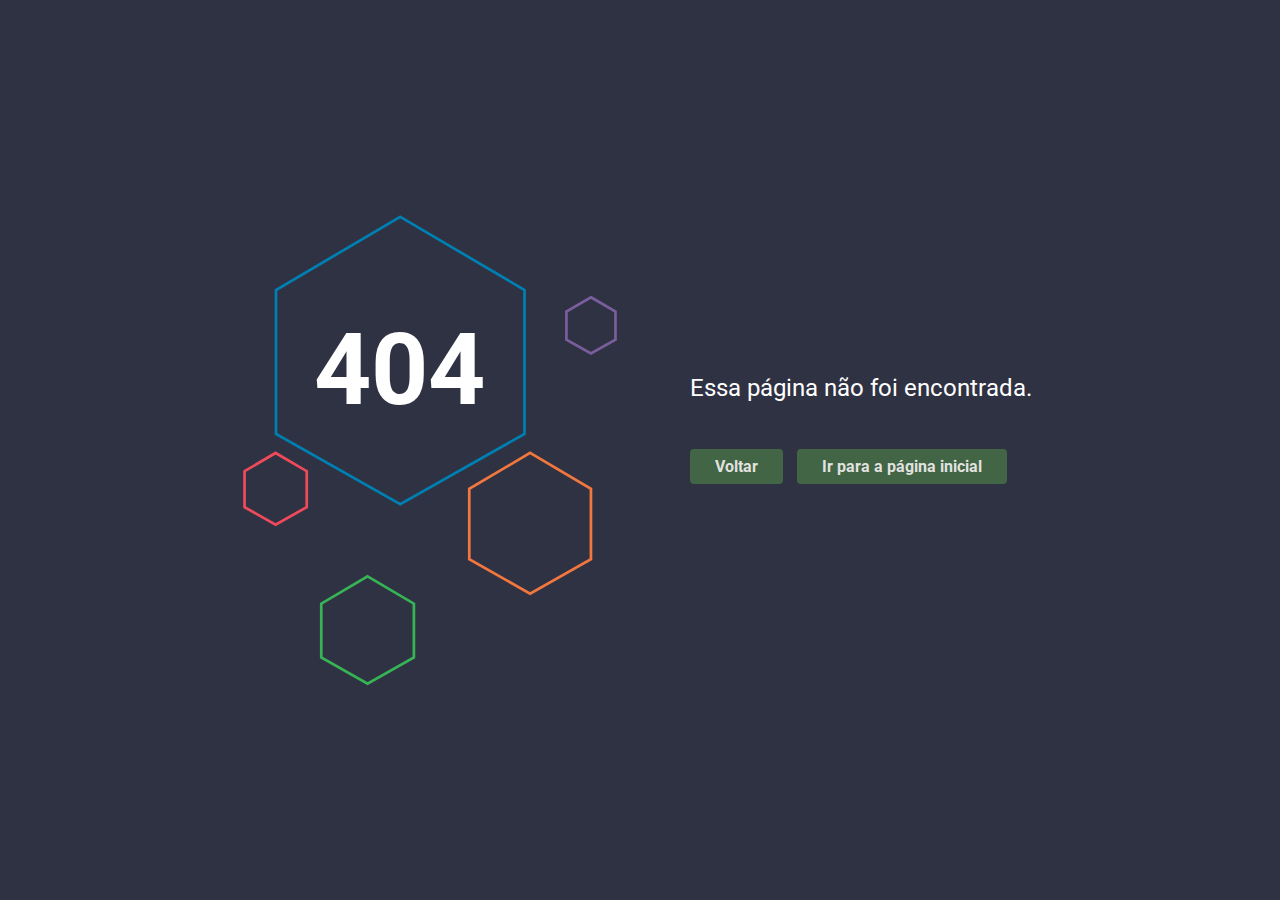
<file: 404/index.html>
<!DOCTYPE html>
<html lang="pt-BR">
  <head>
    <meta charset="UTF-8" />
    <meta http-equiv="X-UA-Compatible" content="IE=edge" />
    <meta name="viewport" content="width=device-width, initial-scale=1.0" />
    <title>ERROR 404</title>

    <link rel="stylesheet" href="style.css" />
  </head>

  <body>
    <svg
      width="380px"
      height="500px"
      viewBox="0 0 837 1045"
      version="1.1"
      xmlns="http://www.w3.org/2000/svg"
      xmlns:xlink="http://www.w3.org/1999/xlink"
      xmlns:sketch="http://www.bohemiancoding.com/sketch/ns"
    >
      <g
        id="Page-1"
        stroke="none"
        stroke-width="1"
        fill="none"
        fill-rule="evenodd"
        sketch:type="MSPage"
      >
        <path
          d="M353,9 L626.664028,170 L626.664028,487 L353,642 L79.3359724,487 L79.3359724,170 L353,9 Z"
          id="Polygon-1"
          stroke="#007FB2"
          stroke-width="6"
          sketch:type="MSShapeGroup"
        ></path>
        <path
          d="M78.5,529 L147,569.186414 L147,648.311216 L78.5,687 L10,648.311216 L10,569.186414 L78.5,529 Z"
          id="Polygon-2"
          stroke="#EF4A5B"
          stroke-width="6"
          sketch:type="MSShapeGroup"
        ></path>
        <path
          d="M773,186 L827,217.538705 L827,279.636651 L773,310 L719,279.636651 L719,217.538705 L773,186 Z"
          id="Polygon-3"
          stroke="#795D9C"
          stroke-width="6"
          sketch:type="MSShapeGroup"
        ></path>
        <path
          d="M639,529 L773,607.846761 L773,763.091627 L639,839 L505,763.091627 L505,607.846761 L639,529 Z"
          id="Polygon-4"
          stroke="#F2773F"
          stroke-width="6"
          sketch:type="MSShapeGroup"
        ></path>
        <path
          d="M281,801 L383,861.025276 L383,979.21169 L281,1037 L179,979.21169 L179,861.025276 L281,801 Z"
          id="Polygon-5"
          stroke="#36B455"
          stroke-width="6"
          sketch:type="MSShapeGroup"
        ></path>
      </g>
    </svg>

    <div class="message-box">
      <h1>404</h1>
      <p>Essa página não foi encontrada.</p>
      <div class="buttons-con">
        <div class="action-link-wrap">
          <a onclick="history.back(-1)" class="link-button link-back-button"
            >Voltar</a
          >
          <a href="" class="link-button">Ir para a página inicial</a>
        </div>
      </div>
    </div>
  </body>
</html>
</file>
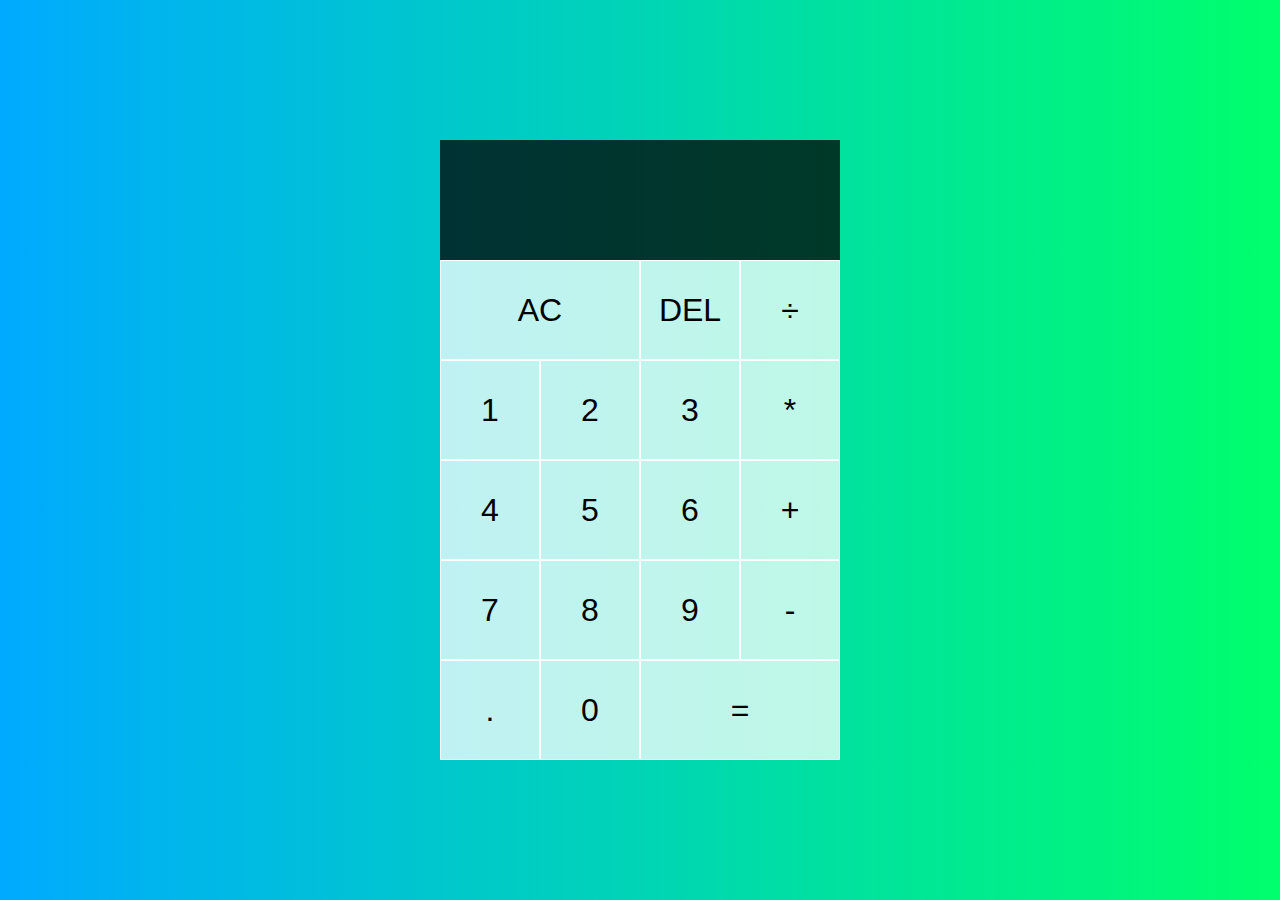
<file: Calculator/index.html>
<!DOCTYPE html>
<html lang="en">
  <head>
    <meta charset="UTF-8" />
    <meta name="viewport" content="width=device-width, initial-scale=1.0" />
    <meta http-equiv="X-UA-Compatible" content="ie=edge" />
    <title>Calculator</title>
    <link href="style.css" rel="stylesheet" />
    <script src="script.js" defer></script>
  </head>
  <body>
    <div class="calculator-grid">
      <div class="output">
        <div data-previous-operand class="previous-operand"></div>
        <div data-current-operand class="current-operand"></div>
      </div>
      <button data-all-clear class="span-two">AC</button>
      <button data-delete>DEL</button>
      <button data-operation>÷</button>
      <button data-number>1</button>
      <button data-number>2</button>
      <button data-number>3</button>
      <button data-operation>*</button>
      <button data-number>4</button>
      <button data-number>5</button>
      <button data-number>6</button>
      <button data-operation>+</button>
      <button data-number>7</button>
      <button data-number>8</button>
      <button data-number>9</button>
      <button data-operation>-</button>
      <button data-number>.</button>
      <button data-number>0</button>
      <button data-equals class="span-two">=</button>
    </div>
  </body>
</html>
</file>
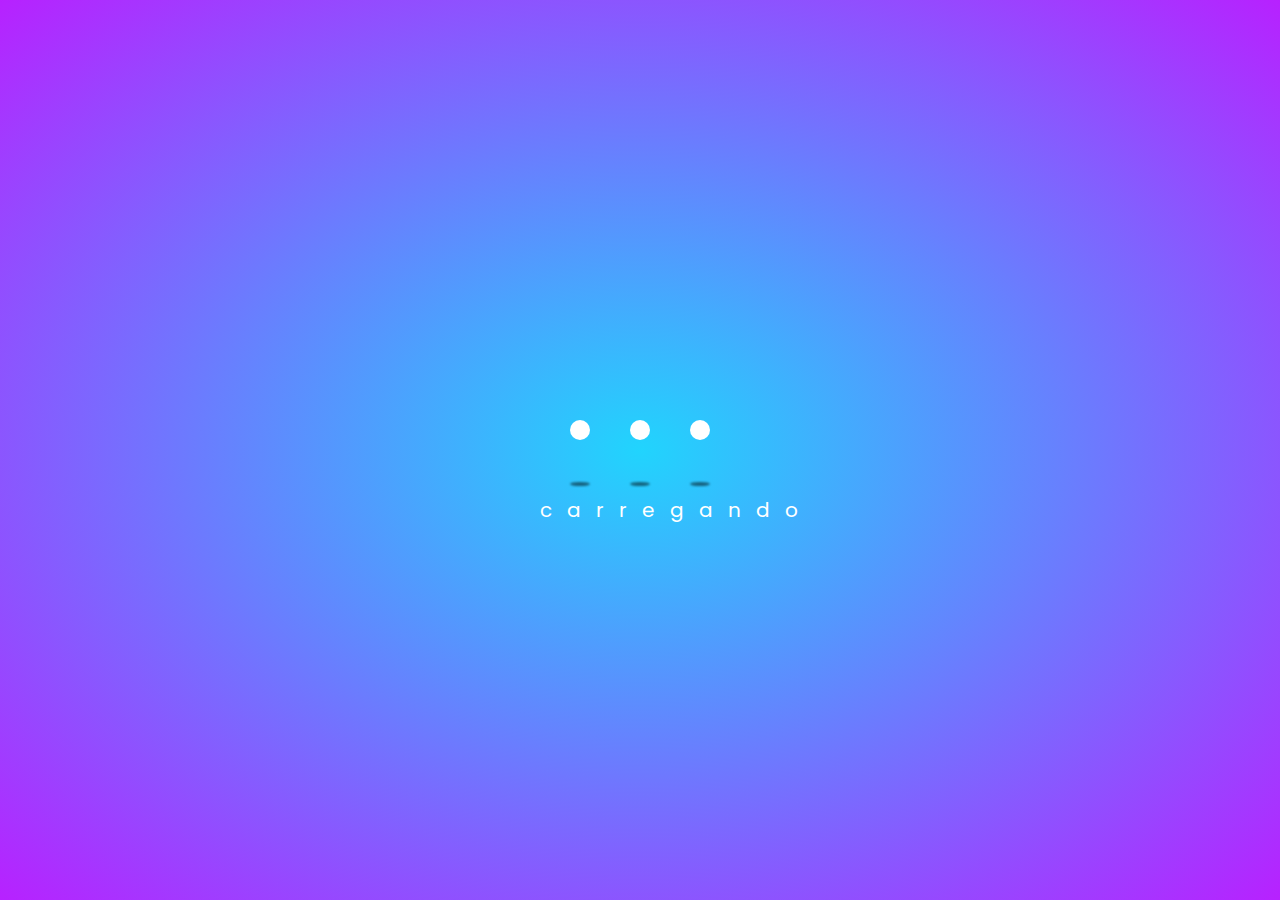
<file: Loading/index.html>
<!DOCTYPE html>
<html lang="en">
  <head>
    <meta charset="UTF-8" />
    <meta http-equiv="X-UA-Compatible" content="IE=edge" />
    <meta name="viewport" content="width=device-width, initial-scale=1.0" />
    <title>Loading</title>
    <link rel="stylesheet" href="style.css" />
  </head>
  <body>
    <div class="wrapper">
      <div class="circle"></div>
      <div class="circle"></div>
      <div class="circle"></div>
      <div class="shadow"></div>
      <div class="shadow"></div>
      <div class="shadow"></div>
      <span>carregando</span>
    </div>
  </body>
</html>
</file>
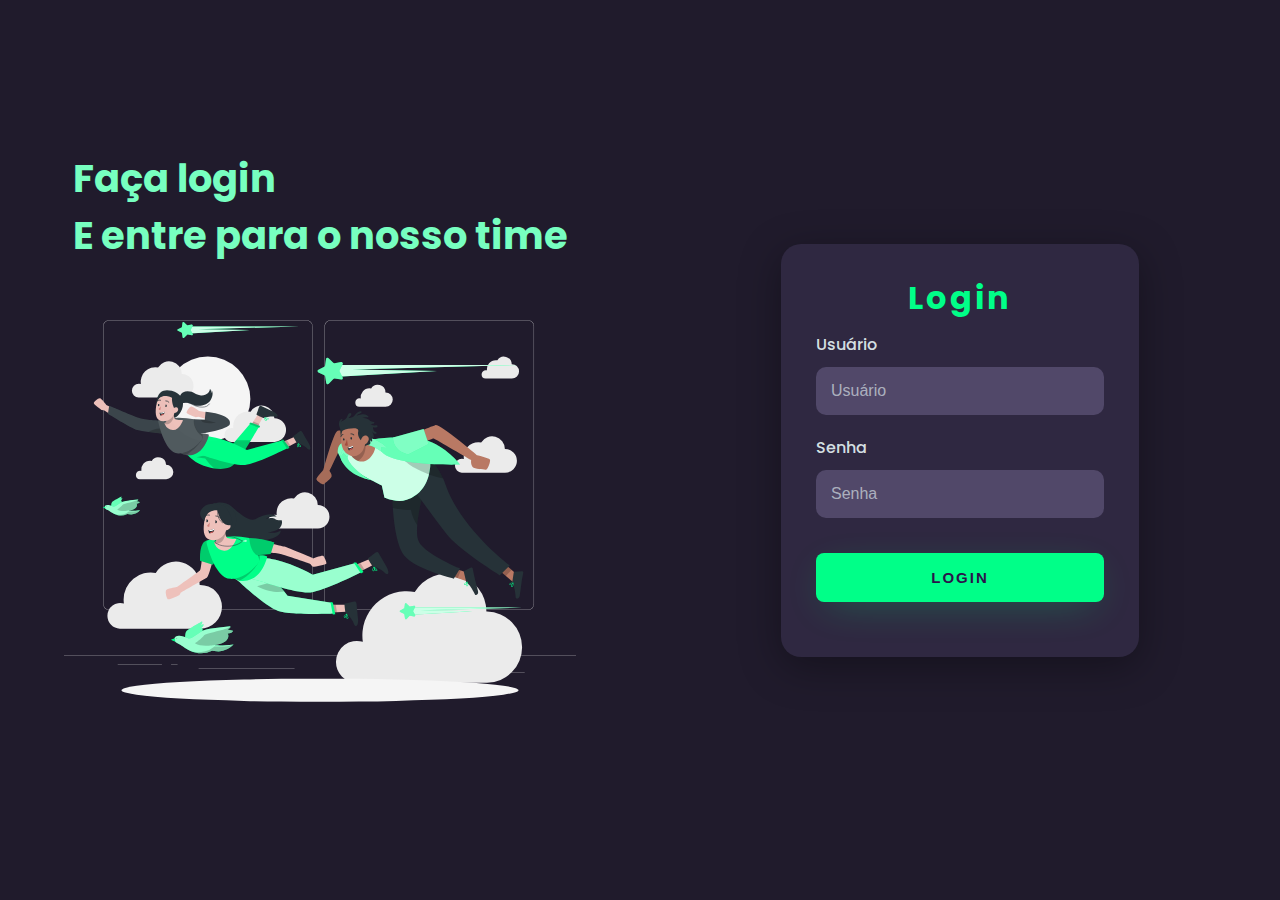
<file: Login/index.html>
<!DOCTYPE html>
<html lang="en">
  <head>
    <meta charset="UTF-8" />
    <meta http-equiv="X-UA-Compatible" content="IE=edge" />
    <meta name="viewport" content="width=device-width, initial-scale=1.0" />
    <title>Tela de Login</title>

    <link rel="stylesheet" href="style.css" />
  </head>
  <body>
    <div class="main-login">
      <div class="left-login">
        <h1>Faça login <br />E entre para o nosso time</h1>
        <img
          src="animation.svg"
          class="left-login-img"
          alt="animação de pessoas"
        />
      </div>
      <div class="right-login">
        <div class="card-login">
          <h2>Login</h2>
          <div class="textfield">
            <label for="usuario">Usuário</label>
            <input type="text" name="usuario" placeholder="Usuário" />
          </div>
          <div class="textfield">
            <label for="senha">Senha</label>
            <input type="password" name="senha" placeholder="Senha" />
          </div>
          <button class="btn-login">Login</button>
        </div>
      </div>
    </div>
  </body>
</html>
</file>
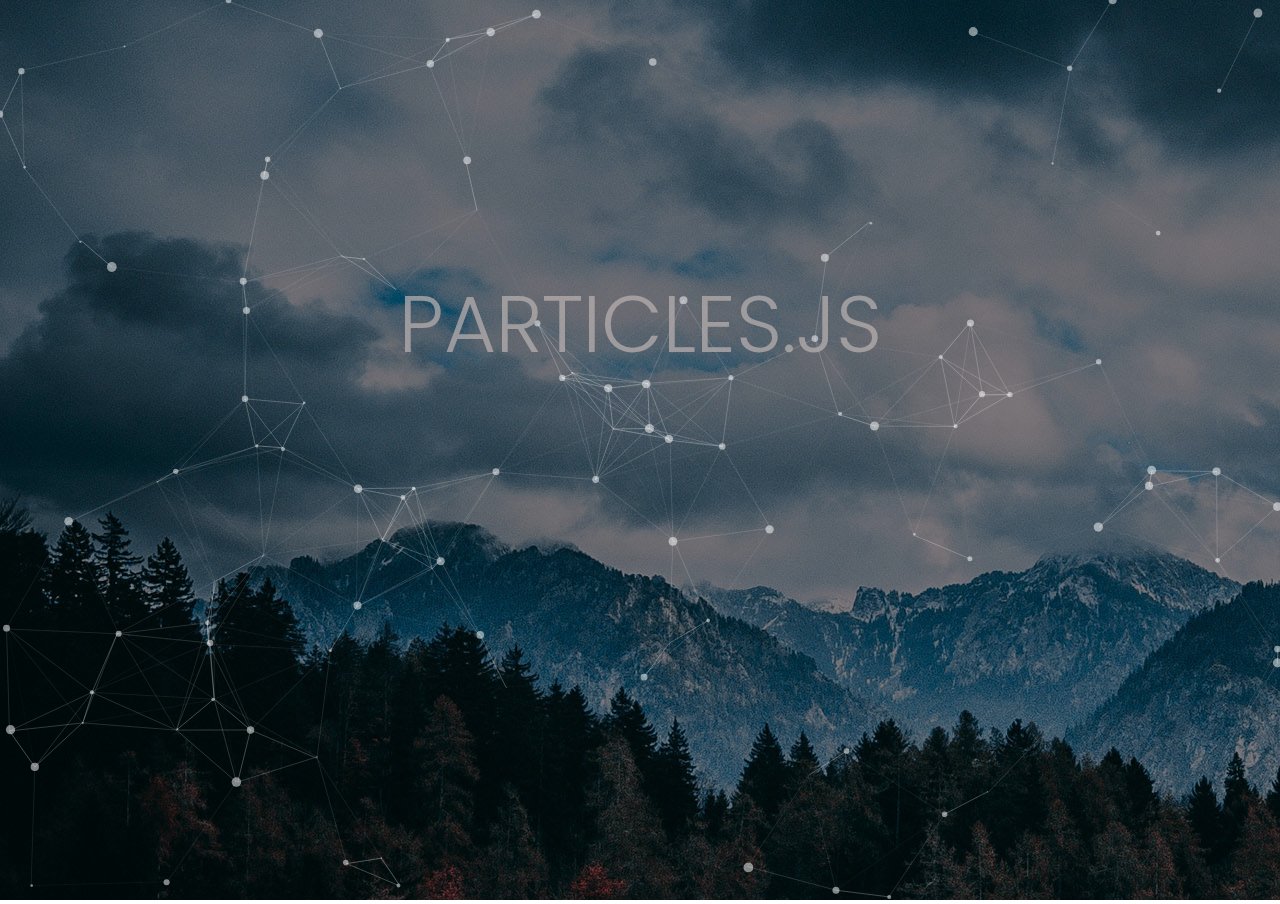
<file: Particles.JS/index.html>
<!DOCTYPE html>
<html lang="en">
  <head>
    <meta charset="UTF-8" />
    <meta http-equiv="X-UA-Compatible" content="IE=edge" />
    <meta name="viewport" content="width=device-width, initial-scale=1.0" />
    <title>Particulas</title>
    <link rel="stylesheet" href="style.css" />
  </head>
  <body>
    <div id="particles-js"></div>
    <h1>particles.js</h1>
    <script type="text/javascript" src="particles.js"></script>
    <script type="text/javascript" src="app.js"></script>
  </body>
</html>
</file>
<file: 404/style.css>
@import url('https://fonts.googleapis.com/css2?family=Roboto:wght@300&display=swap');

body {
  background-color: #2F3242;
}

svg {
  position: absolute;
  top: 50%;
  left: 50%;
  margin-top: -250px;
  margin-left: -400px;
}

.message-box {
  height: 200px;
  width: 380px;
  position: absolute;
  top: 50%;
  left: 50%;
  margin-top: -100px;
  margin-left: 50px;
  color: #FFF;
  font-family: Roboto;
  font-weight: 300;
}

.message-box h1 {
  font-size: 100px;
  line-height: 46px;
  margin-bottom: 40px;

  position: absolute;
  top: -35%;
  left: -99%;
}

.message-box p {
  margin-bottom: 55px;
  font-size: 24px;
  font-weight: 400;
}

.buttons-con .action-link-wrap {
  margin-top: 40px;
}

.buttons-con .action-link-wrap a {
  background-color: #68c95056;
  padding: 8px 25px;
  border-radius: 4px;
  color: rgba(243, 239, 239, 0.904);
  font-weight: bold;
  font-size: 16px;
  transition: all 0.3s linear;
  cursor: pointer;
  text-decoration: none;
  margin-right: 10px;
}

.buttons-con .action-link-wrap a:hover {
  background: #5A5C6C;
  color: #fff;
}

.message-box h1,  #Polygon-1 , #Polygon-2 , #Polygon-3 , #Polygon-4 , #Polygon-4, #Polygon-5 {
  animation: float 1s infinite ease-in-out alternate;
}

#Polyogn-1 {
  animation-delay: .2s;
}

#Polygon-2 {
  animation-delay: .2s; 
}
#Polygon-3 {
  animation-delay: .4s; 
}
#Polygon-4 {
  animation-delay: .6s; 
}
#Polygon-5 {
  animation-delay: .8s; 
}

@keyframes float {
  100% {
    transform: translateY(35px);

  }
}

@media (max-width: 450px) {
  svg {
    position: absolute;
    top: 50%;
    left: 50%;
    margin-top: -250px;
    margin-left: -190px;
  }
  .message-box {
    top: 50%;
    left: 50%;
    margin-top: -100px;
    margin-left: -190px;
    text-align: center;
  }
}
</file>
<file: Calculator/style.css>
*, *::before, *::after {
  box-sizing: border-box;
  font-family: Gotham Rounded, sans-serif;
  font-weight: normal;
}

body {
  padding: 0;
  margin: 0;
  background: linear-gradient(to right, #00AAFF, #00FF6C);
}

.calculator-grid {
  display: grid;
  justify-content: center;
  align-content: center;
  min-height: 100vh;
  grid-template-columns: repeat(4, 100px);
  grid-template-rows: minmax(120px, auto) repeat(5, 100px);
}

.calculator-grid > button {
  cursor: pointer;
  font-size: 2rem;
  border: 1px solid white;
  outline:none;
  background-color: rgb(255, 255, 255, .75);
  
}

.calculator-grid > button:hover {
  background-color: rgb(255, 255, 255, .9);
}

.span-two {
  grid-column: span 2;
}

.output {
  grid-column: 1 / -1;
  background-color: rgb(0, 0, 0, .75);
  display: flex;
  align-items: flex-end;
  justify-content: space-around;
  flex-direction: column;
  padding: 10px;
  word-wrap: break-word;
  word-break: break-all;
}

.output .previous-operand {
  color: rgb(255, 255, 255, .50);
  font-size: 1.5rem;
}

.output .current-operand {
  color: white;
  font-size: 2.5rem;
}


p {
  display: flex;
  
}
</file>
<file: Loading/style.css>
@import url('https://fonts.googleapis.com/css2?family=Poppins:wght@500&display=swap');

body {
  padding: 0;
  margin: 0;
  width: 100%;
  height: 100vh;
  background: radial-gradient(#21d4fd,#b721ff);
}

.wrapper {
  width: 200px;
  height: 60px;
  position: absolute;
  left: 50%;
  top: 50%;
  transform: translate(-50%, -50%);
}

.circle {
  width: 20px;
  height: 20px;
  position: absolute;
  border-radius: 50%;
  background-color: #ffffff;
  left: 15%;
  transform-origin: 50%;
 animation: circle .5s alternate infinite ease;  
}

@keyframes circle {
  0%{
    top: 60px;
    height: 5px;
    border-radius: 50px 50px 25px 25px;
    transform: scaleX(1.7);
  }
  40%{
    height: 20px;
    border-radius: 50%;
    transform: scaleX(1);
  }
  100%{
    top: 0%;
  }
}
.circle:nth-child(2) {
  left: 45%;
  animation-delay: .2s;
}

.circle:nth-child(3) {
  left: auto;
  right: 15%;
  animation-delay: .3s;
}

.shadow {
  width: 20px;
  height: 4px;
  position: absolute;
  border-radius: 50%;
  background-color: rgb(0, 0, 0, .5);
  top: 62px;
  transform-origin: 50%;
  z-index: -1;
  left: 30px;
  filter: blur(1px);
  animation: shadow .5s alternate infinite ease;
}

@keyframes shadow {
  0%{
    transform: scaleX(1.5);
  }
  40%{
    transform: scaleX(1);
    opacity: .7;
  }
  100%{
    transform: scaleX(.2);
    opacity: .4;
  }
}

.shadow:nth-child(4) {
  left: 45%;
  animation-delay: .2s;
}

.shadow:nth-child(5) {
  left: auto;
  right: 15%;
  animation-delay: .3s;

}

.wrapper span {
  position: absolute;
  top: 75px;
  font-family: 'Poppins', sans-serif;
  font-size: 20px;
  letter-spacing: 15px;
  color: #ffffff;

}
</file>
<file: Login/style.css>
@import url('https://fonts.googleapis.com/css2?family=Poppins:wght@300;500&display=swap');

body{
  margin: 0;
  font-family: 'Poppins', sans-serif;
}

.main-login {
  width: 100vw;
  height: 100vh;
  background-color: #201b2c;
  display: flex;
  justify-content: center;
  align-items: center; 
}

.left-login {
  width: 50vw;
  height: 100vh;
  display: flex;
  justify-content: center;
  align-items: center; 
  flex-direction: column;
}

.left-login h1 {
  font-size: 3vw;
  color: #77ffc0;
  margin-bottom: 0;

}

.left-login-img {
  width: 40vw;
  overflow: hidden;
}

.right-login {
  width: 50vw;
  height: 100vh;
  display: flex;
  justify-content: center;
  align-items: center;
}

.card-login {
  width: 45%;
  display: flex;
  justify-content: center;
  align-items: center;
  flex-direction: column;
  padding: 30px 35px;
  background-color: #2f2841;
  border-radius: 20px;
  box-shadow: 0 10px 40px #00000056;
}

.card-login h2 {
  color: #00ff88;
  font-size: 32px;
  letter-spacing: 3px;
  font-weight: bold;
  margin: 0;
}

.textfield {
  width: 100%;
  display: flex;
  flex-direction: column;
  align-items: flex-start;
  justify-content: center;
  margin: 10px 0;
}

.textfield > input {
  width: 100%;
  border: none;
  border-radius: 10px;
  padding: 15px;
  background-color: #514869;
  color: #f0ffffde;
  font-size: 12pt;
  outline: none;
  box-sizing: border-box;
}

.textfield label {
  margin-bottom: 10px;
  font-weight: 500;
  color: #f0ffffde;
}

.textfield input::placeholder {
  color: #f0ffff94;
}

.btn-login {
  width: 100%;
  padding: 16px 0;
  margin: 25px;
  border: none;
  border-radius: 8px;
  outline: none;
  cursor: pointer;
  text-transform: uppercase;
  font-weight: 800;
  letter-spacing: 2px;
  font-size: 15px;
  color: #2b134b;
  background-color: #00ff88;
  box-shadow: 0 10px 40px -12px #00ff8052;
}
</file>
<file: Particles.JS/style.css>
@import url('https://fonts.googleapis.com/css2?family=Poppins:wght@500&display=swap');

body{
  margin: 0;
  padding: 0;
  box-sizing: border-box;
  height: 100vh;
  overflow: hidden;
}

#particles-js{
  height: 100%;
  background-image: linear-gradient(rgb(0, 0, 0, 0.5), rgb(0, 0, 0, 0.5)), url("bg-img.jpg");
}

h1 {
  font-family: 'Poppins', sans-serif;
  position: absolute;
  top: 30%;
  left: 50%;

  transform: translate(-50%, -50%);
  font-weight: 300;
  font-size: 5rem;
  color: rgba(182, 174, 174, 0.747);
  text-transform: uppercase;

}
</file>
